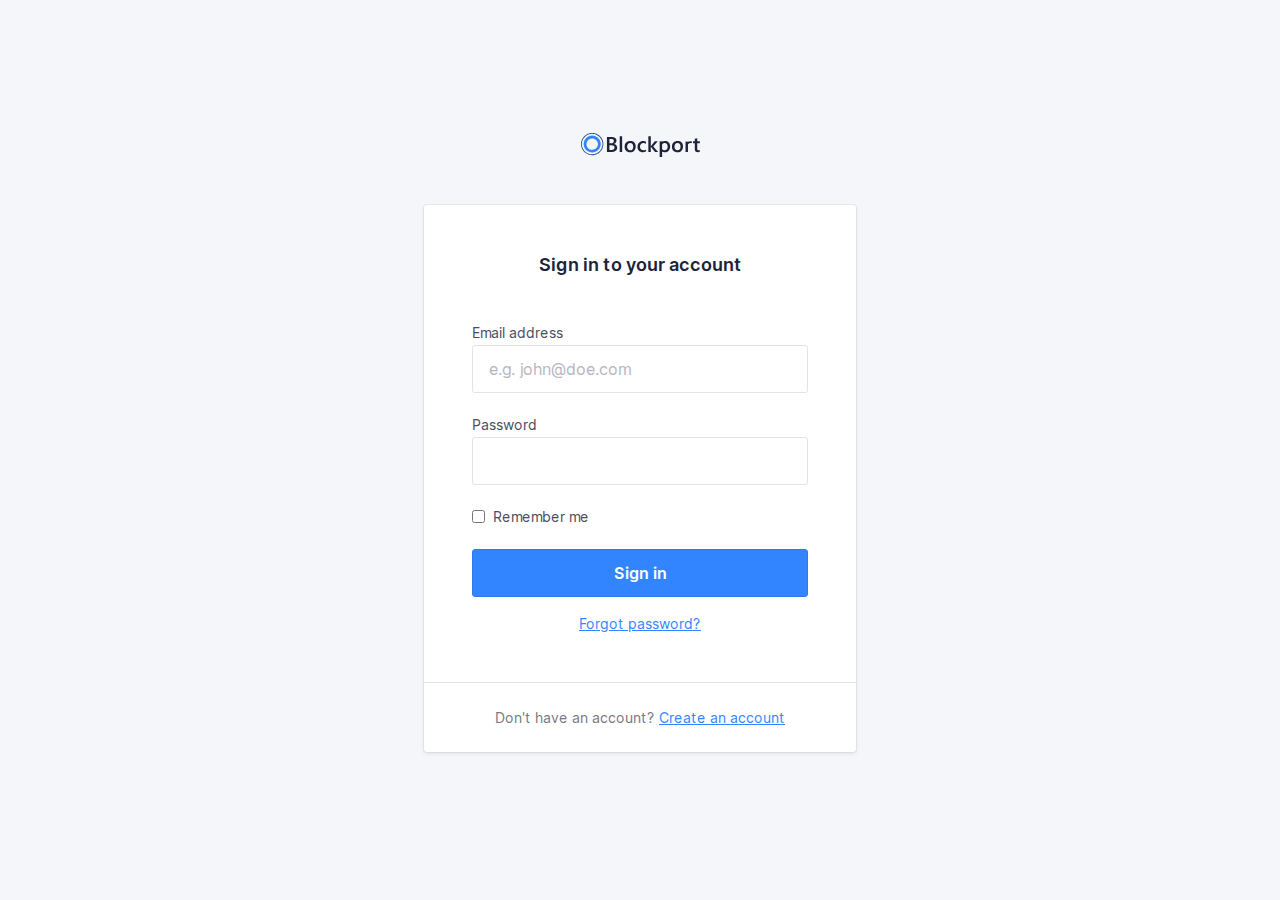
<file: index.html>
<!DOCTYPE html>
<html lang="en">
  <head>
    <meta charset="utf-8" />
    <meta http-equiv="x-ua-compatible" content="ie=edge" />
    <title>Blockport - Sign in</title>
    <meta name="description" content="This is my HTML5 boilerplate." />
    <meta name="viewport" content="width=device-width, initial-scale=1.0" />
    <meta name="theme-color" content="#e85e00" />

    <link rel="icon" href="favicon.svg" />
    <link rel="apple-touch-icon" href="apple-touch-icon.png" />
    <link rel="manifest" href="manifest.json" />

    <link rel="stylesheet" href="css/normalize.css" />
    <link rel="stylesheet" href="css/screen.css" />
  </head>

  <body>
    <section class="o-row o-row--lg o-row--login">
      <div class="o-container u-max-width-xs">
        <h1 class="c-logo">
          <svg class="c-logo__symbol" viewBox="0 0 119 24" xmlns="http://www.w3.org/2000/svg">
            <title>Blockport</title>
            <path
              class="c-logo__path c-logo__path--1"
              d="M25.9496128,18.9917356 L25.9496128,4.04231406 L30.7396633,4.04231406 C32.19945,4.04231406 33.3560606,4.35834712 34.2094949,4.99041321 C35.0252057,5.55089835 35.5052521,6.4769114 35.4896465,7.4598347 C35.5056187,8.25676883 35.2485893,9.03557965 34.7604209,9.6694215 C34.2511175,10.3119823 33.5500641,10.7791057 32.7570539,11.0042975 L32.7570539,11.0459504 C33.6957957,11.1207168 34.5764055,11.5260387 35.2392256,12.1884297 C35.8602694,12.8310744 36.1707912,13.6667769 36.1707912,14.6955372 C36.1979832,15.9155062 35.6268682,17.0730015 34.6382155,17.8016529 C33.6205051,18.5950413 32.3363468,18.9917356 30.7857407,18.9917356 L25.9496128,18.9917356 Z M41.1511616,18.9918689 L38.6990404,18.9918689 L38.6990404,3.18727869 L41.1511616,3.18727869 L41.1511616,18.9918689 Z M49.1105387,19.2396694 C47.4477441,19.2396694 46.1195118,18.741157 45.1258418,17.7441322 C44.1321717,16.7471074 43.6360046,15.4247934 43.6373401,13.7771901 C43.6373401,11.9841322 44.1548767,10.5838017 45.1899495,9.57619833 C46.2250223,8.56859504 47.6200337,8.06479338 49.3749832,8.06479338 C51.0591469,8.06479338 52.3720202,8.55471073 53.3136027,9.53454547 C54.2551852,10.5143802 54.7226376,11.8730579 54.7159596,13.6105785 C54.7159596,15.313719 54.2091077,16.677686 53.195404,17.7024794 C52.1817003,18.7272727 50.8200787,19.2396694 49.1105387,19.2396694 Z M64.9231145,18.4998347 C63.986548,19.011405 62.9292595,19.2667693 61.8599663,19.2396694 C60.2572727,19.2396694 58.9657689,18.7444628 57.9854545,17.7540496 C57.0051402,16.7636364 56.5136477,15.4796694 56.5109764,13.9021488 C56.5109764,12.1434711 57.0385299,10.7312397 58.0936364,9.66545453 C59.1487429,8.59966942 60.5611166,8.0661157 62.3307576,8.06479338 C63.2258904,8.04636779 64.1144193,8.22027864 64.9351347,8.57454547 L64.9351347,10.8277686 C64.2490961,10.2941313 63.4035149,10.0011171 62.5310943,9.99471073 C61.5738178,9.96365776 60.6492491,10.3415166 59.9928283,11.0320661 C59.3330526,11.7236364 59.003165,12.6287603 59.003165,13.747438 C59.003165,14.8661157 59.3136869,15.7381818 59.9347306,16.3636364 C60.5557744,17.0023141 61.3891751,17.3216529 62.4349327,17.3216529 C63.3470917,17.3090469 64.2260005,16.9806241 64.9191077,16.3933884 L64.9191077,18.4998347 L64.9231145,18.4998347 Z M77.1256229,18.9918689 L74.0304209,18.9918689 L69.8393771,13.8605902 L69.7973064,13.8605902 L69.7973064,18.9918689 L67.3451852,18.9918689 L67.3451852,3.18727869 L69.7973064,3.18727869 L69.7973064,13.2039344 L69.8393771,13.2039344 L73.7980303,8.31462295 L76.7349663,8.31462295 L72.2814815,13.4718689 L77.1256229,18.9918689 Z M118.81569,18.8747107 C118.223016,19.1343064 117.578072,19.2557712 116.930522,19.2297521 C114.839007,19.2297521 113.793249,18.2380165 113.793249,16.2545455 L113.793249,10.2128926 L111.990219,10.2128926 L111.990219,8.31669423 L113.793249,8.31669423 L113.793249,5.84528927 L116.235354,5.15702479 L116.235354,8.31669423 L118.81569,8.31669423 L118.81569,10.2128926 L116.235354,10.2128926 L116.235354,15.5504132 C116.235354,16.1824793 116.351549,16.6340496 116.583939,16.905124 C116.81633,17.1761983 117.202312,17.3084298 117.741886,17.3018182 C118.130518,17.3099664 118.50999,17.1844984 118.81569,16.9467769 L118.81569,18.8647934 L118.81569,18.8747107 Z M109.678333,8.12826445 C110.052664,8.12904551 110.426384,8.1582218 110.796212,8.21553718 L110.796212,10.2961983 C110.392833,10.129817 109.958979,10.0480952 109.522071,10.0561983 C108.65244,10.0185786 107.815007,10.3854441 107.258266,11.0479339 C107.143588,11.1960713 107.043624,11.3548242 106.959764,11.5219835 L106.959764,18.9917356 L104.519663,18.9917356 L104.519663,8.37818184 L106.959764,8.66776859 L106.959764,8.67768594 C107.814579,8.30025824 108.742499,8.11272598 109.678333,8.12826445 Z M96.4320707,19.2396694 C94.7692761,19.2396694 93.4410438,18.741157 92.4473737,17.7441322 C91.4537037,16.7471074 90.9575366,15.4247934 90.9588721,13.7771901 C90.9588721,11.9841322 91.4764087,10.5838017 92.5114815,9.57619833 C93.5465543,8.56859504 94.9415657,8.06479338 96.6965152,8.06479338 C98.3806789,8.06479338 99.6935522,8.55471073 100.635135,9.53454547 C101.576717,10.5143802 102.04417,11.8730579 102.037492,13.6105785 C102.037492,15.313719 101.53064,16.677686 100.516936,17.7024794 C99.5032323,18.7272727 98.1416107,19.2396694 96.4320707,19.2396694 Z M87.7494781,9.53454547 C88.6883893,10.5157025 89.1578451,11.873719 89.1578451,13.608595 C89.1591806,15.3117355 88.6523287,16.6757025 87.6372896,17.7004959 C86.6222504,18.7252892 85.258625,19.2376859 83.5464141,19.2376859 C82.7065422,19.2489838 81.8737089,19.0847473 81.1023064,18.7557025 L81.1023064,23.8968595 L78.6622054,23.8968595 L78.6622054,8.31471073 L81.1023064,8.60429752 C81.9552279,8.23296681 82.8792553,8.04891403 83.8108586,8.06479338 C85.5017003,8.06479338 86.8145736,8.55471073 87.7494781,9.53454547 Z M96.5422559,9.99471073 C95.6726247,9.95709108 94.8351921,10.3239565 94.2784512,10.9864463 C93.7241864,11.6476033 93.4470539,12.5580165 93.4470539,13.7176859 C93.4470539,14.8363636 93.7275253,15.7170248 94.288468,16.3596694 C94.8529651,17.0028668 95.6823515,17.3568733 96.5422559,17.3216529 C97.5038721,17.3216529 98.2424466,17.0056198 98.7579798,16.3735537 C99.273513,15.7414876 99.5366216,14.8416529 99.5473064,13.6740496 C99.5473064,12.4998347 99.28954,11.5927273 98.7740067,10.9527273 C98.2584735,10.3127273 97.5145568,9.99338845 96.5422559,9.99471073 Z M28.4438047,6.03570248 L28.4438047,10.286281 L30.0645286,10.286281 C30.9353255,10.286281 31.6178058,10.0833058 32.1119697,9.67735538 C32.6061335,9.27140494 32.8532155,8.69619836 32.8532155,7.95173555 C32.8532155,6.67305785 31.9897643,6.03371902 30.262862,6.03371902 L28.4418013,6.03371902 L28.4438047,6.03570248 Z M28.4438047,12.2796694 L28.4438047,17.0082644 L30.5813973,17.0082644 C31.5163019,17.0082644 32.237514,16.7947108 32.7450337,16.3676033 C33.2602043,15.9259125 33.5416601,15.2742418 33.5083165,14.6003306 C33.5083165,13.0505785 32.4238271,12.2757025 30.2548485,12.2757025 L28.4518182,12.2757025 L28.4438047,12.2796694 Z M49.226734,9.99471073 C48.3571028,9.95709108 47.5196702,10.3239565 46.9629293,10.9864463 C46.4086646,11.6476033 46.131532,12.5580165 46.131532,13.7176859 C46.131532,14.8363636 46.4120034,15.7170248 46.9729461,16.3596694 C47.5370578,17.0036033 48.3664998,17.3583638 49.226734,17.3236364 C50.1883502,17.3236364 50.9269247,17.0076033 51.4424579,16.3755372 C51.9579912,15.7434711 52.2157576,14.8436364 52.2157576,13.6760331 C52.2157576,12.5018182 51.9579912,11.5947107 51.4424579,10.9547107 C50.9269247,10.3147108 50.1883502,9.99471073 49.226734,9.99471073 Z M85.8803367,16.3735537 C86.3958699,15.738843 86.6543043,14.8390083 86.6556397,13.6740496 C86.6556397,12.4985124 86.3978733,11.591405 85.8823401,10.9527273 C85.3668068,10.3140496 84.6282323,9.99471073 83.6666162,9.99471073 C82.796985,9.95709108 81.9595523,10.3239565 81.4028114,10.9864463 C81.2895823,11.124335 81.1896456,11.2724196 81.1043098,11.4287603 L81.1043098,15.9153719 C81.6149937,16.8312057 82.6094895,17.3774459 83.6646128,17.3216529 C84.626229,17.3216529 85.3648035,17.0056198 85.8803367,16.3735537 Z"
            ></path>
            <path
              class="c-logo__path c-logo__path--2"
              d="M11.1988215,19.5867769 C7.72899435,19.5891833 4.59940205,17.5218316 3.26949789,14.3488101 C1.93959376,11.1757885 2.67130845,7.5220381 5.12341434,5.09144786 C7.57552021,2.66085764 11.2650639,1.93214337 14.4714645,3.24513351 C17.6778651,4.55812363 19.7696074,7.65421885 19.771229,11.0895868 C19.7679239,15.7772288 15.9334776,19.5780304 11.1988215,19.5867769 Z M11.1988215,5.38314051 C8.86509736,5.38073339 6.75988968,6.77093308 5.86550131,8.90506387 C4.97111293,11.0391947 5.46382249,13.496632 7.11372873,15.1307206 C8.76363496,16.7648092 11.2455511,17.2534798 13.4013998,16.3687158 C15.5572486,15.4839518 16.962125,13.4001349 16.9605051,11.0895868 C16.9572,7.93949107 14.3805102,5.38572999 11.1988215,5.37917355 L11.1988215,5.38314051 Z"
            ></path>
            <path
              class="c-logo__path c-logo__path--3"
              d="M21.2917845,15.8796694 C21.3118182,15.8380165 21.3358586,15.8023141 21.3558923,15.7606612 C22.6443671,13.0744887 22.7786498,9.98607785 21.7280964,7.20021549 C20.6775431,4.41435317 18.5317957,2.16875244 15.7805219,0.975867769 L15.7805219,0.96 C15.6683333,0.910413222 15.5541414,0.874710744 15.4419529,0.82909091 C15.2937037,0.767603308 15.1434512,0.710082645 14.9931987,0.656528927 C14.792862,0.583140496 14.5925253,0.517685949 14.378165,0.458181816 C14.2319192,0.414545453 14.0856734,0.374876033 13.9394276,0.337190082 C13.7203928,0.281652893 13.501358,0.23338843 13.2823232,0.192396694 C13.1480976,0.16661157 13.0138721,0.144793388 12.8816498,0.124958678 C12.6546016,0.0905785125 12.4275533,0.0634710744 12.2005051,0.0436363637 C12.0762963,0.0337190082 11.9500842,0.0238016529 11.8258754,0.0178512397 C11.5881425,0.00462809917 11.3510774,-0.000661157024 11.1146801,0.00198347107 C10.988468,0.00198347107 10.8622559,0.00198347107 10.7380471,0.0119008265 C10.5076599,0.0218181818 10.2792761,0.0376859504 10.0528956,0.0614876034 C9.9146633,0.0753719009 9.77843434,0.0932231406 9.64220539,0.113057851 C9.44186869,0.142809918 9.22350168,0.176528926 9.01715488,0.218181818 C8.86089226,0.249917356 8.70462963,0.283636364 8.548367,0.321322314 C8.39210438,0.359008265 8.18575758,0.412561983 8.00745791,0.466115701 C7.82915825,0.519669423 7.65286195,0.577190081 7.47656566,0.638677688 C7.30026936,0.70016529 7.17405724,0.747768594 7.02580808,0.807272727 C6.82547138,0.884628098 6.63715488,0.969917355 6.44483165,1.05719008 C6.31861953,1.11471074 6.19441077,1.17421488 6.07220539,1.23768595 C5.87186869,1.34082644 5.67153199,1.45190082 5.47119529,1.56694215 C5.36301347,1.63041322 5.25683502,1.69586777 5.15065657,1.76528926 C4.95165543,1.89752066 4.75666107,2.02975207 4.5656734,2.16198347 C4.46416949,2.23603306 4.36400114,2.31140496 4.26516835,2.38809918 C4.07952302,2.52958678 3.89721661,2.67834711 3.71824916,2.83438017 C3.61607744,2.92363636 3.51791246,3.0168595 3.41774411,3.11008265 C3.25747475,3.26347108 3.10121212,3.42214876 2.94895623,3.5861157 C2.84678451,3.69719008 2.74861953,3.81024794 2.64845118,3.92528926 C2.51021886,4.08793389 2.37599327,4.25454547 2.24777778,4.42512397 C2.15161616,4.55206611 2.05946128,4.68099175 1.96930976,4.82181816 C1.90119529,4.92099175 1.82506734,5.0201653 1.75895623,5.11537188 C1.69284512,5.2105785 1.65878788,5.29190081 1.60670034,5.37917355 C1.53457912,5.49818184 1.46446128,5.61917355 1.40636364,5.74214876 C1.28415825,5.96231406 1.16796296,6.18446282 1.06178451,6.40859504 C1.02372054,6.44826445 0.995673401,6.49586778 0.981649832,6.54148761 C0.967626263,6.58710744 0.939579125,6.65454547 0.915538721,6.71008265 C0.808692479,6.95471075 0.711863077,7.20132232 0.625050505,7.44991735 C0.588989899,7.55438018 0.55426487,7.65884298 0.520875421,7.76330577 C0.444747475,8.00528927 0.377968575,8.24793388 0.320538721,8.49123966 C0.291156005,8.61157023 0.263776655,8.73190084 0.238400673,8.85223141 C0.191655443,9.07966942 0.152255892,9.30710742 0.12020202,9.53454547 C0.10016835,9.67338842 0.0821380471,9.81024795 0.0681144781,9.9490909 C0.0460774411,10.1613223 0.0320538721,10.3715703 0.022037037,10.5838017 C0.022037037,10.7365289 0.010016835,10.8872727 0.010016835,11.04 C0.010016835,11.2383471 0.010016835,11.4366942 0.026043771,11.6350413 C0.026043771,11.7917356 0.0440740741,11.9484297 0.0580976431,12.105124 C0.0761279461,12.3034711 0.104175084,12.5018182 0.132222222,12.7001653 C0.146245791,12.8429752 0.18030303,13.0036364 0.2003367,13.1543802 C0.238400673,13.3527273 0.286481481,13.5510744 0.336565657,13.7494215 C0.380639731,13.8961983 0.406683502,14.0330579 0.446750842,14.1758678 C0.506851852,14.3742149 0.576969697,14.5844628 0.647087542,14.7867769 C0.693164983,14.9157025 0.739242424,15.0446281 0.789326599,15.1715703 C0.871464646,15.3699174 0.963619529,15.5801653 1.05777778,15.7804959 C1.11387205,15.8995041 1.16996633,16.0185124 1.23006734,16.1355372 C1.33223906,16.3338843 1.44242424,16.5322314 1.55461279,16.7166942 C1.62473064,16.8357025 1.69484848,16.9527273 1.76897306,17.0677686 C1.88316498,17.2442975 2.00537037,17.4168595 2.12957912,17.587438 C2.21973064,17.7123967 2.31188552,17.8353719 2.40804714,17.9563636 C2.50420875,18.0773554 2.65646465,18.2519008 2.78468013,18.3966942 C2.91289562,18.5414876 3.02308081,18.6644628 3.14929293,18.7933884 C3.27550505,18.9223141 3.3876936,19.027438 3.51190236,19.1424794 C3.63611111,19.2575206 3.81841751,19.4241322 3.98069024,19.5590082 C4.09287879,19.6522314 4.20907407,19.7434711 4.32727273,19.8327273 C4.50957912,19.9735537 4.69388889,20.1084297 4.88621212,20.2294215 C4.9362963,20.2631405 4.98037037,20.3008265 5.03045455,20.3345455 C7.52290169,21.989742 10.5859073,22.5756212 13.5217147,21.9587191 C16.4575222,21.3418171 19.0161165,19.5746694 20.6146465,17.0598347 L20.6266667,17.0598347 C20.6647306,17.0003306 20.6947811,16.9368595 20.7328451,16.8753719 C20.8149832,16.7424794 20.8911111,16.6036364 20.9692424,16.4647934 C21.0854377,16.2763636 21.1936195,16.08 21.2917845,15.8796694 Z M6.96771044,20.4198347 C6.40765296,20.1694737 5.87129224,19.8701033 5.36501684,19.5252893 C5.18671717,19.4042975 5.01442761,19.2773554 4.84614478,19.1464463 C4.73996633,19.065124 4.63378788,18.9818182 4.53161616,18.8965289 C4.38136364,18.7715703 4.23912458,18.6406612 4.09888889,18.5097521 C3.9586532,18.378843 3.87451178,18.2995041 3.76632997,18.1884297 C3.65814815,18.0773554 3.53794613,17.9444628 3.42976431,17.8214876 C3.32158249,17.6985124 3.19737374,17.5557025 3.08718855,17.4247934 C2.97700337,17.2938843 2.91489899,17.1986777 2.83075758,17.0836364 C2.71656566,16.9249587 2.60237374,16.766281 2.49819865,16.6036364 C2.43008418,16.4965289 2.36597643,16.3894215 2.29786195,16.2803306 C2.19368687,16.1038017 2.09752525,15.9252893 1.9973569,15.7447934 C1.94126263,15.6376859 1.89117845,15.528595 1.83909091,15.4195041 C1.7609596,15.2231405 1.67681818,15.0386777 1.60069024,14.8482644 C1.55461279,14.7332231 1.51454545,14.6161983 1.47247475,14.501157 C1.40436027,14.3127273 1.34025253,14.1242975 1.28415825,13.9319008 C1.24609428,13.8029752 1.2140404,13.6760331 1.18198653,13.5490909 C1.13590909,13.3626446 1.09183502,13.1761983 1.05577441,12.9897521 C1.02973064,12.8429752 1.0076936,12.7140496 0.981649832,12.5771901 C0.953602694,12.3927273 0.92956229,12.2082644 0.911531987,12.0218182 C0.897508418,11.8809918 0.889494949,11.7401653 0.881481481,11.5993388 C0.881481481,11.4109091 0.865454545,11.2224794 0.865454545,11.0340496 C0.865454545,10.8971901 0.865454545,10.7603306 0.877474747,10.6254545 C0.877474747,10.4271074 0.899511785,10.2287603 0.919545455,10.0304132 C0.931565657,9.90743803 0.94959596,9.78247936 0.965622896,9.65950414 C0.995673401,9.44528927 1.03173401,9.23107436 1.07580808,9.01884299 C1.09784512,8.91173555 1.12188552,8.80462812 1.14792929,8.69950414 C1.20402357,8.47074382 1.27080247,8.24330577 1.34826599,8.01719009 C1.37764871,7.9246281 1.408367,7.83206612 1.44042088,7.73950414 C1.52189113,7.50545453 1.61204265,7.2740496 1.71087542,7.04528927 C1.75094276,6.95206611 1.7910101,6.86082645 1.83508418,6.76958679 C1.93525253,6.55537188 2.03542088,6.3490909 2.15762626,6.14479338 C2.21973064,6.03570248 2.27983165,5.92661158 2.34594276,5.81752064 C2.45412458,5.63900825 2.5683165,5.46644628 2.68651515,5.29586778 C2.7686532,5.17685949 2.85279461,5.0598347 2.93893939,4.94479338 C3.06047699,4.7847934 3.18602133,4.62876031 3.31557239,4.47669423 C3.40505612,4.36826447 3.49520763,4.26710742 3.58602694,4.17322312 C3.73026936,4.01983471 3.87718294,3.86842975 4.02676768,3.71900826 C4.11491582,3.63438017 4.20506734,3.55173554 4.29722222,3.47107438 C4.46016275,3.32694215 4.62710998,3.18809917 4.79806397,3.05454545 C4.88754769,2.98446281 4.978367,2.91834711 5.07052189,2.85619835 C5.24815375,2.72396694 5.42912458,2.60099173 5.61343434,2.48727273 C5.71093152,2.42512397 5.80909651,2.36561983 5.90792929,2.30876033 C6.09090349,2.20165289 6.27654882,2.09983471 6.46486532,2.00330579 C6.57705387,1.94644628 6.69057799,1.89157025 6.80543771,1.83867769 C6.98306957,1.75669422 7.16203704,1.67933884 7.34234007,1.60661157 C7.47589785,1.55239669 7.61413018,1.50082645 7.75703704,1.45190082 C7.91864196,1.39504132 8.08225029,1.34214876 8.24786195,1.29322314 C8.41347361,1.24429752 8.57975307,1.2 8.74670034,1.16033058 C8.8896072,1.12595041 9.03318182,1.09421488 9.17742424,1.06512397 C9.36841191,1.02677686 9.56073514,0.994380165 9.75439394,0.967933885 C9.87993826,0.950743802 10.0061504,0.934876033 10.1330303,0.920330577 C10.3440516,0.899173554 10.5557407,0.883966942 10.7680976,0.874710744 L11.1126768,0.874710744 C11.3317116,0.874710744 11.5514141,0.880000001 11.7717845,0.890578513 L12.1143603,0.914380167 C12.3307239,0.932892563 12.5464197,0.958677687 12.7614478,0.991735538 C12.8829854,1.01024793 13.004523,1.0307438 13.1260606,1.05322314 C13.330404,1.09157025 13.5347475,1.13652893 13.7390909,1.18809918 C13.8713131,1.22181818 14.0035354,1.25752066 14.1397643,1.29719008 C14.3320875,1.35404959 14.523743,1.41619835 14.7147306,1.48363636 C14.8509596,1.53322314 14.9851852,1.58479339 15.115404,1.64033058 C17.755199,2.69780719 19.8336285,4.79210648 20.8551251,7.42387715 C21.8766218,10.0556478 21.7496417,12.9890377 20.5044613,15.5246281 C20.4123064,15.7229752 20.3041246,15.8975206 20.207963,16.08 C20.1378451,16.2029752 20.0697306,16.3279339 19.9956061,16.4489256 C17.2731751,20.8198837 11.7011151,22.517402 6.96771044,20.4178512 L6.96771044,20.4198347 Z"
            ></path>
          </svg>
        </h1>
        <form class="c-card" action="#">
          <div class="c-card__body">
            <h2 class="c-card__title">Sign in to your account</h2>
            <p class="c-form-field">
              <label class="c-label" for="username"> Email address </label>
              <input class="c-input" type="email" name="username" id="username" placeholder="e.g. john@doe.com" required />
            </p>
            <p class="c-form-field">
              <label class="c-label" for="password"> Password </label>
              <input class="c-input" type="password" name="password" id="password" required />
            </p>
            <p class="c-form-field c-form-field--option">
              <input class="c-option" type="checkbox" id="rememberme" />
              <label class="c-label c-label--option" for="rememberme"> Remember me </label>
            </p>
            <p class="u-mb-md">
              <!-- Input type button
                                <input type="submit" class="o-button-reset c-button" value="Sign in"/>
                            -->
              <!-- Button -->
              <button type="submit" class="o-button-reset c-button">Sign in</button>
            </p>
            <p class="u-text-sm u-align-text-center">
              <a href="#!"> Forgot password? </a>
            </p>
          </div>
          <div class="c-card__footer">
            <p class="u-align-text-center u-text-sm u-color-neutral-dark">Don't have an account? <a href="#">Create an account</a></p>
          </div>
        </form>
      </div>
    </section>
  </body>
</html>
</file>
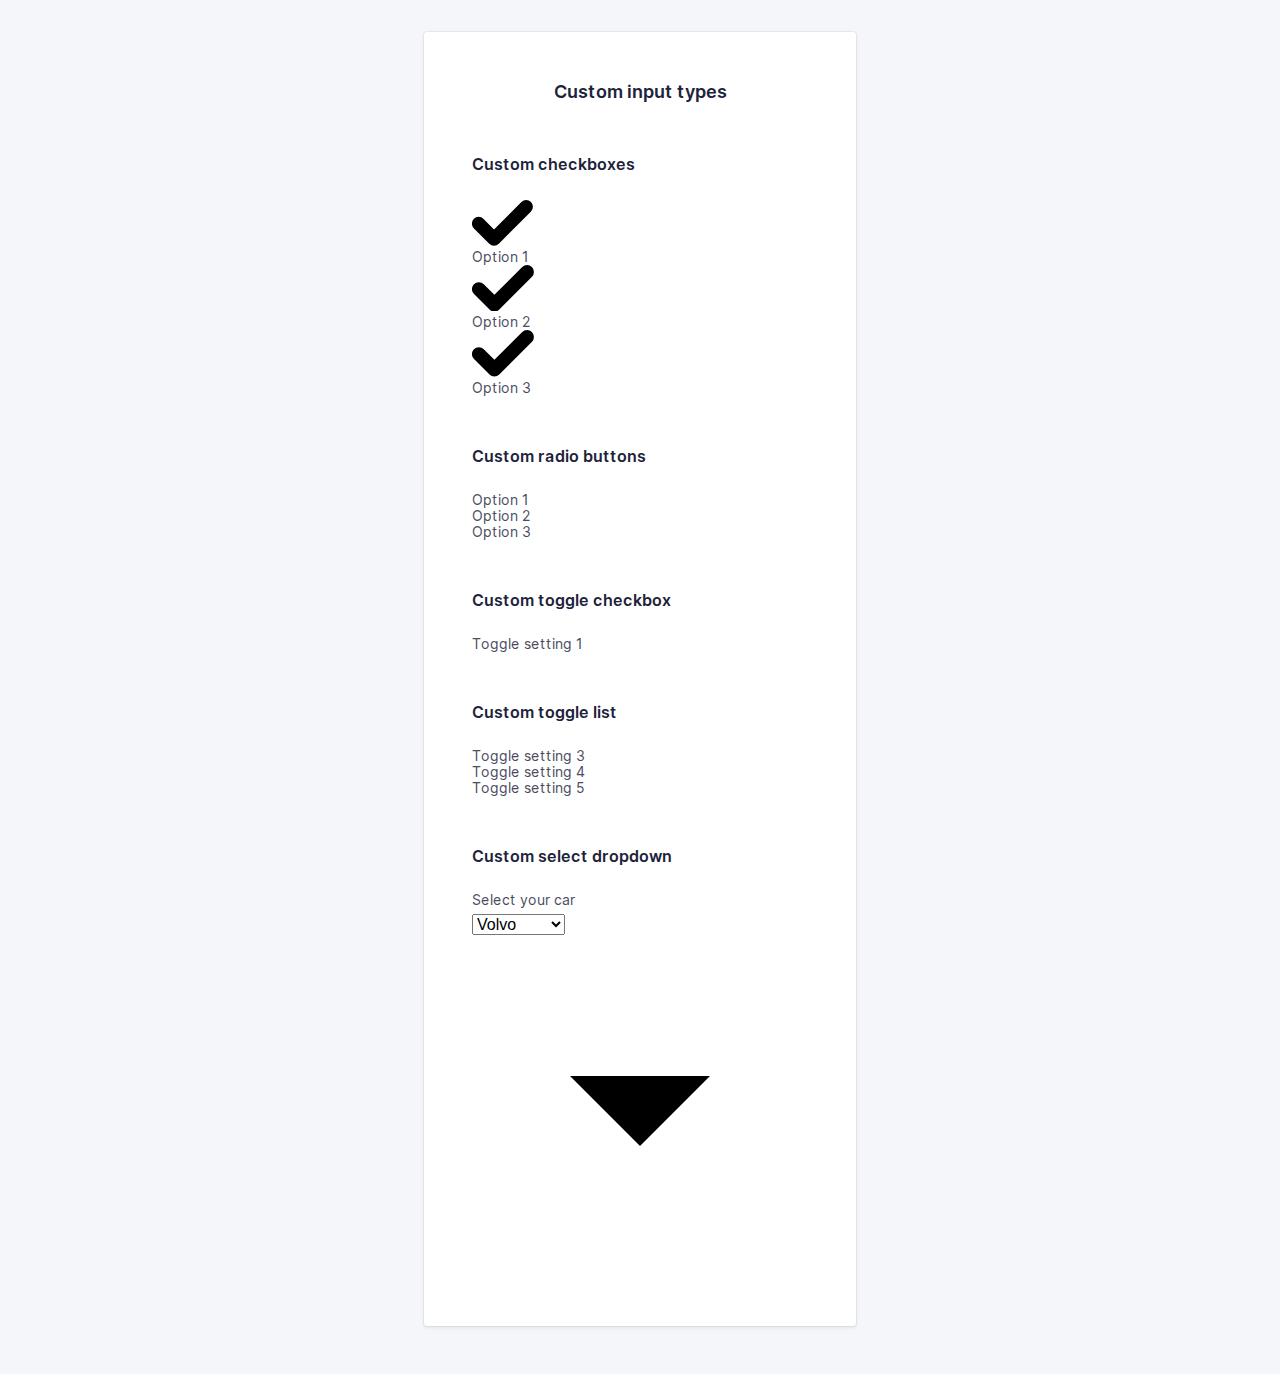
<file: inputs.html>
<!DOCTYPE html>
<html lang="en">
  <head>
    <meta charset="utf-8" />
    <meta http-equiv="x-ua-compatible" content="ie=edge" />
    <title>Blockport - Custom input types</title>
    <meta name="description" content="This is my HTML5 boilerplate." />
    <meta name="viewport" content="width=device-width, initial-scale=1.0" />
    <meta name="msapplication-TileColor" content="#3385FF" />
    <meta name="theme-color" content="#3385FF" />

    <link rel="apple-touch-icon" sizes="180x180" href="apple-touch-icon.png" />
    <link rel="icon" type="image/png" sizes="32x32" href="favicon-32x32.png" />
    <link rel="icon" type="image/png" sizes="16x16" href="favicon-16x16.png" />
    <link rel="manifest" href="site.webmanifest" />
    <link rel="mask-icon" href="safari-pinned-tab.svg" color="#3385FF" />

    <link rel="stylesheet" href="css/normalize.css" />
    <link rel="stylesheet" href="css/screen.css" />
    <script type="text/javascript">
      function togglePassword() {
        var passwordInput = document.querySelector('.js-password-input');

        if (passwordInput.type === 'password') {
          passwordInput.type = 'text';
        } else {
          passwordInput.type = 'password';
        }
      }
    </script>
  </head>
  <body>
    <section class="o-row o-row--lg o-row--login o-row--beta">
      <div class="o-container u-max-width-xs">
        <form class="c-card" action="#">
          <div class="c-card__body">
            <h2 class="c-card__title">Custom input types</h2>
            <div class="o-section">
              <!-- Custom checkboxes -->
              <h5>Custom checkboxes</h5>
              <ul class="o-list c-option-list">
                <li class="c-form-field c-form-field--option c-option-list__item">
                  <input class="c-option c-option--hidden o-hide-accessible" type="checkbox" id="checkbox1" checked />
                  <label class="c-label c-label--option c-custom-option" for="checkbox1">
                    <span class="c-custom-option__fake-input c-custom-option__fake-input--checkbox">
                      <svg class="c-custom-option__symbol" xmlns="http://www.w3.org/2000/svg" viewBox="0 0 9 6.75">
                        <path
                          d="M4.75,9.5a1,1,0,0,1-.707-.293l-2.25-2.25A1,1,0,1,1,3.207,5.543L4.75,7.086,8.793,3.043a1,1,0,0,1,1.414,1.414l-4.75,4.75A1,1,0,0,1,4.75,9.5"
                          transform="translate(-1.5 -2.75)"
                        />
                      </svg>
                    </span>
                    Option 1
                  </label>
                </li>
                <li class="c-form-field c-form-field--option c-option-list__item">
                  <input class="c-option c-option--hidden o-hide-accessible" type="checkbox" id="checkbox2" />
                  <label class="c-label c-label--option c-custom-option" for="checkbox2">
                    <span class="c-custom-option__fake-input c-custom-option__fake-input--checkbox">
                      <svg class="c-custom-option__symbol" xmlns="http://www.w3.org/2000/svg" viewBox="0 0 9 6.75">
                        <path
                          d="M4.75,9.5a1,1,0,0,1-.707-.293l-2.25-2.25A1,1,0,1,1,3.207,5.543L4.75,7.086,8.793,3.043a1,1,0,0,1,1.414,1.414l-4.75,4.75A1,1,0,0,1,4.75,9.5"
                          transform="translate(-1.5 -2.75)"
                        />
                      </svg>
                    </span>
                    Option 2
                  </label>
                </li>
                <li class="c-form-field c-form-field--option c-option-list__item">
                  <input class="c-option c-option--hidden o-hide-accessible" type="checkbox" id="checkbox3" />
                  <label class="c-label c-label--option c-custom-option" for="checkbox3">
                    <span class="c-custom-option__fake-input c-custom-option__fake-input--checkbox">
                      <svg class="c-custom-option__symbol" xmlns="http://www.w3.org/2000/svg" viewBox="0 0 9 6.75">
                        <path
                          d="M4.75,9.5a1,1,0,0,1-.707-.293l-2.25-2.25A1,1,0,1,1,3.207,5.543L4.75,7.086,8.793,3.043a1,1,0,0,1,1.414,1.414l-4.75,4.75A1,1,0,0,1,4.75,9.5"
                          transform="translate(-1.5 -2.75)"
                        />
                      </svg>
                    </span>
                    Option 3
                  </label>
                </li>
              </ul>
            </div>
            <div class="o-section">
              <!-- Custom radio buttons -->
              <h5>Custom radio buttons</h5>
              <ul class="o-list c-option-list">
                <li class="c-form-field c-form-field--option c-option-list__item">
                  <input class="c-option c-option--hidden o-hide-accessible" type="radio" name="radios" id="radio1" />
                  <label class="c-label c-label--option c-custom-option" for="radio1">
                    <span class="c-custom-option__fake-input c-custom-option__fake-input--radio">
                      <span class="c-custom-option__symbol"></span>
                    </span>
                    Option 1
                  </label>
                </li>
                <li class="c-form-field c-form-field--option c-option-list__item">
                  <input class="c-option c-option--hidden o-hide-accessible" type="radio" name="radios" id="radio2" />
                  <label class="c-label c-label--option c-custom-option" for="radio2">
                    <span class="c-custom-option__fake-input c-custom-option__fake-input--radio">
                      <span class="c-custom-option__symbol"></span>
                    </span>
                    Option 2
                  </label>
                </li>
                <li class="c-form-field c-form-field--option c-option-list__item">
                  <input class="c-option c-option--hidden o-hide-accessible" type="radio" name="radios" id="radio3" />
                  <label class="c-label c-label--option c-custom-option" for="radio3">
                    <span class="c-custom-option__fake-input c-custom-option__fake-input--radio">
                      <span class="c-custom-option__symbol"></span>
                    </span>
                    Option 3
                  </label>
                </li>
              </ul>
            </div>
            <div class="o-section">
              <!-- Custom toggle checkboxes -->
              <h5>Custom toggle checkbox</h5>
              <p class="c-form-field c-form-field--option">
                <input class="c-option c-option--hidden o-hide-accessible" type="checkbox" id="toggle1" />
                <label class="c-label c-label--option c-custom-toggle" for="toggle1">
                  <span class="c-custom-toggle__fake-input"> </span>
                  Toggle setting 1
                </label>
              </p>
            </div>
            <div class="o-section">
              <h5>Custom toggle list</h5>
              <ul class="o-list c-toggle-list">
                <li class="c-form-field c-form-field--option c-toggle-list__item">
                  <input class="c-option c-option--hidden o-hide-accessible" type="checkbox" id="toggle3" />
                  <label class="c-label c-label--option c-custom-toggle c-custom-toggle--inverted" for="toggle3">
                    <span class="c-custom-toggle__fake-input"> </span>
                    Toggle setting 3
                  </label>
                </li>
                <li class="c-form-field c-form-field--option c-toggle-list__item">
                  <input class="c-option c-option--hidden o-hide-accessible" type="checkbox" id="toggle4" checked />
                  <label class="c-label c-label--option c-custom-toggle c-custom-toggle--inverted" for="toggle4">
                    <span class="c-custom-toggle__fake-input"> </span>
                    Toggle setting 4
                  </label>
                </li>
                <li class="c-form-field c-form-field--option c-toggle-list__item">
                  <input class="c-option c-option--hidden o-hide-accessible" type="checkbox" id="toggle5" />
                  <label class="c-label c-label--option c-custom-toggle c-custom-toggle--inverted" for="toggle5">
                    <span class="c-custom-toggle__fake-input"> </span>
                    Toggle setting 5
                  </label>
                </li>
              </ul>
            </div>
            <div class="o-section">
              <!-- Custom select -->
              <h5>Custom select dropdown</h5>
              <p class="c-form-field">
                <label class="c-label" for="select1"> Select your car </label>
                <span class="c-custom-select">
                  <select class="c-custom-select__input" class="" name="select1" id="select1">
                    <option value="volvo">Volvo</option>
                    <option value="saab">Saab</option>
                    <option value="mercedes">Mercedes</option>
                    <option value="audi">Audi</option>
                  </select>
                  <svg class="c-custom-select__symbol" xmlns="http://www.w3.org/2000/svg" viewBox="0 0 24 24">
                    <path d="M7,10l5,5,5-5Z" />
                  </svg>
                </span>
              </p>
            </div>
          </div>
        </form>
      </div>
    </section>
  </body>
</html>
</file>
<file: css/screen.css>
/*------------------------------------*\
#FONTS
\*------------------------------------*/

@font-face {
    font-family: "Inter Web";
    font-weight: 400;
    src: url("../fonts/Inter-Regular.woff2") format("woff2")
}

@font-face {
    font-family: "Inter Web";
    font-weight: 600;
    src: url("../fonts/Inter-SemiBold.woff2") format("woff2")
}

/*------------------------------------*\
#Variables
\*------------------------------------*/

:root {
    /* colors */
    --global-color-alpha-h: 216deg;
    --global-color-alpha-s: 100%;
    --global-color-alpha-l: 60%;
    --global-color-alpha-hsl: var(--global-color-alpha-h) var(--global-color-alpha-s) var(--global-color-alpha-l);
    --global-color-alpha: hsl(var(--global-color-alpha-hsl));
    --global-color-alpha-light: hsl(var(--global-color-alpha-h) 100% 65%);
    --global-color-alpha-dark: hsl(var(--global-color-alpha-h) 80% 55%);
    --global-color-alpha-x-dark: hsl(var(--global-color-alpha-h) 65% 35%);
    --global-color-alpha-transparent: hsl(var(--global-color-alpha-hsl) / .75);
    --global-color-alpha-x-transparent: hsl(var(--global-color-alpha-hsl) / .3);

    --global-color-neutral-xxxx-light: #F5F6FA;
    --global-color-neutral-xxx-light: #E2E3E7;
    --global-color-neutral-xx-light: #caccd4;
    --global-color-neutral-x-light: #b5b6c0;
    --global-color-neutral-light: #a0a1ad;
    --global-color-neutral: #8b8c9a;
    --global-color-neutral-dark: #757787;
    --global-color-neutral-x-dark: #606274;
    --global-color-neutral-xx-dark: #4b4c60;
    --global-color-neutral-xxx-dark: #35374d;
    --global-color-neutral-xxxx-dark: #20223a;

    /* border stuff */
    --global-borderRadius: 3px;
    --global-borderWidth: 1px;

    /* transitions */
    --global-transitionTiming-alpha: .1s ease-out;

    /* Baseline settings */
    --global-baseline: 8px;
    --global-whitespace: calc(var(--global-baseline) * 3);
    /* = 24px */

    --global-whitespace-xs: calc(var(--global-baseline) / 2);
    /* = 4px */
    --global-whitespace-sm: calc(var(--global-baseline) * 1);
    /*  = 8px */
    --global-whitespace-md: calc(var(--global-baseline) * 2);
    /*  = 16px */
    --global-whitespace-lg: calc(var(--global-baseline) * 4);
    /*  = 32px */
    --global-whitespace-xl: calc(var(--global-whitespace) * 2);
    /*  = 48px */
    --global-whitespace-xxl: calc(var(--global-whitespace) * 3);
    /*  = 72px */

    /* input stuff */
    --global-input-backgroundColor: White;
    --global-input-color: var(--global-color-neutral-xxxx-dark);
    --global-input-borderColor: var(--global-color-neutral-xxx-light);
    --global-input-hover-borderColor: var(--global-color-neutral-xx-light);
    --global-input-focus-borderColor: var(--global-color-alpha);
    --global-input-boxShadow: 0 0 0 3px var(--global-color-alpha-x-transparent);
}

/*------------------------------------*\
#GENERIC
\*------------------------------------*/

/*
    Generic: Page
    ---
    Global page styles + universal box-sizing:
*/

html {
    line-height: 1.5;
    font-family: "Inter Web", Helvetica, arial, sans-serif;
    color: var(--global-color-neutral-xxxx-dark);
    background-color: var(--global-color-neutral-xxxx-light);
    box-sizing: border-box;
    -webkit-font-smoothing: antialiased;
    -moz-osx-font-smoothing: grayscale;
}

*,
*:before,
*:after {
    box-sizing: inherit;
}

/*
* Remove text-shadow in selection highlight:
* https://twitter.com/miketaylr/status/12228805301
*
* Customize the background color to match your design.
*/

::selection {
    background: var(--global-color-alpha);
    color: white;
    text-shadow: none;
}

/*------------------------------------*\
#Elements
\*------------------------------------*/

/*
Elements: Images
---
Default markup for images to make them responsive
*/

img {
    max-width: 100%;
    vertical-align: top;
}

/*
    Elements: typography
    ---
    Default markup for typographic elements
*/

h1,
h2,
h3 {
    font-weight: 700;
}

h1 {
    font-size: 36px;
    line-height: calc(var(--global-baseline) * 6);
    margin: 0 0 var(--global-whitespace);
}

h2 {
    font-size: 32px;
    line-height: calc(var(--global-baseline) * 5);
    margin: 0 0 var(--global-whitespace);
}

h3 {
    font-size: 26px;
    line-height: calc(var(--global-baseline) * 4);
    margin: 0 0 var(--global-whitespace);
}

h4,
h5,
h6 {
    font-size: 16px;
    font-weight: 600;
    line-height: calc(var(--global-baseline) * 3);
    margin: 0 0 var(--global-whitespace);
}

p,
ol,
ul,
dl,
table,
address,
figure {
    margin: 0 0 var(--global-whitespace);
}

ul,
ol {
    padding-left: var(--global-whitespace);
}

li ul,
li ol {
    margin-bottom: 0;
}

blockquote {
    font-style: normal;
    font-size: 23px;
    line-height: calc(var(--global-baseline) * 6);
    margin: 0 0 var(--global-whitespace);
}

blockquote * {
    font-size: inherit;
    line-height: inherit;
}

figcaption {
    font-weight: 400;
    font-size: 12px;
    line-height: calc(var(--global-baseline) * 2);
    margin-top: var(--global-whitespace-xxs);
}

hr {
    border: 0;
    height: var(--global-borderWidth);
    background: LightGrey;
    margin: 0 0 var(--global-whitespace);
}

a,
a:visited {
    transition: all var(--global-transitionTiming-alpha);
    color: var(--global-color-alpha);
    outline-color: var(--global-link-BoxShadowColor);
    outline-width: medium;
    outline-offset: 2px;
}

a:hover,
a:focus {
    color: var(--global-color-alpha-light);
}

a:active {
    color: var(--global-color-alpha-dark);
}

label,
input {
    display: block;
}

input::placeholder {
    color: var(--global-color-neutral-x-light);
}

/*------------------------------------*\
#OBJECTS
\*------------------------------------*/

/*
    Objects: Row
    ---
    Creates a horizontal row that stretches the viewport and adds padding around children
*/

.o-row {
    display: flow-root;
    position: relative;
    padding: var(--global-whitespace) var(--global-whitespace) 0;
}

.o-row--login {
    min-height: 100vh;
    display: flex;
    align-items: center;
}

/* size modifiers */

.o-row--lg {
    padding-top: var(--global-whitespace-lg);
    padding-bottom: var(--global-whitespace);
}

@media (min-width: 768px) {
    .o-row {
        padding-left: var(--global-whitespace-lg);
        padding-right: var(--global-whitespace-lg);
    }
}

/*
    Objects: Container
    ---
    Creates a horizontal container that sets de global max-width
*/

.o-container {
    margin-left: auto;
    margin-right: auto;
    max-width: 79.5em;
    /* 79.5 * 16px = 1272 */
    width: 100%;
}

/*
    Objects: section
    ---
    Creates vertical whitespace between adjacent sections inside a row
*/

.o-section {
    display: flow-root;
    position: relative;
}

.o-section+.o-section {
    padding-top: var(--global-whitespace);
}

@media (min-width: 768px) {

    .o-section--lg+.o-section--lg,
    .o-section--xl+.o-section--xl {
        padding-top: var(--global-whitespace-lg);
    }
}

@media (min-width: 992px) {
    .o-section--xl+.o-section--xl {
        padding-top: var(--global-whitespace-xxl);
    }
}

/*
    Objects: Layout
    ---
    The layout object provides us with a column-style layout system. This object
    contains the basic structural elements, but classes should be complemented
    with width utilities
*/

.o-layout {
    display: flex;
    flex-wrap: wrap;
}

.o-layout__item {
    width: 100%;
}

/* gutter modifiers, these affect o-layout__item too */

.o-layout--gutter {
    margin: 0 -12px;
}

.o-layout--gutter>.o-layout__item {
    padding: 0 12px;
}

.o-layout--gutter-sm {
    margin: 0 -6px;
}

.o-layout--gutter-sm>.o-layout__item {
    padding: 0 6px;
}

.o-layout--gutter-lg {
    margin: 0 calc(var(--global-whitespace) * -1);
}

.o-layout--gutter-lg>.o-layout__item {
    padding: 0 var(--global-whitespace);
}

.o-layout--gutter-xl {
    margin: 0 calc(var(--global-whitespace-lg) * -1);
}

.o-layout--gutter-xl>.o-layout__item {
    padding: 0 var(--global-whitespace-lg);
}

/* reverse horizontal row modifier */

.o-layout--row-reverse {
    flex-direction: row-reverse;
}

/* Horizontal alignment modifiers*/

.o-layout--justify-start {
    justify-content: flex-start;
}

.o-layout--justify-end {
    justify-content: flex-end;
}

.o-layout--justify-center {
    justify-content: center;
}

.o-layout--justify-space-around {
    justify-content: space-around;
}

.o-layout--justify-space-evenly {
    justify-content: space-evenly;
}

.o-layout--justify-space-between {
    justify-content: space-between;
}

/* Vertical alignment modifiers */

.o-layout--align-start {
    align-items: flex-start;
}

.o-layout--align-end {
    align-items: flex-end;
}

.o-layout--align-center {
    align-items: center;
}

.o-layout--align-baseline {
    align-items: baseline;
}

/* Vertical alignment modifiers that only work if there is one than one flex item */

.o-layout--align-content-start {
    align-content: start;
}

.o-layout--align-content-end {
    align-content: end;
}

.o-layout--align-content-center {
    align-content: center;
}

.o-layout--align-content-space-around {
    align-content: space-around;
}

.o-layout--align-content-space-between {
    align-content: space-between;
}

/*
    Objects: List
    ---
    Small reusable object to remove default list styling from lists
*/

.o-list {
    list-style: none;
    padding: 0;
}

/*
    Object: Button reset
    ---
    Small button reset object
*/

.o-button-reset {
    border: none;
    margin: 0;
    padding: 0;
    width: auto;
    overflow: visible;
    background: transparent;

    /* inherit font & color from ancestor */
    color: inherit;
    font: inherit;

    /* Normalize `line-height`. Cannot be changed from `normal` in Firefox 4+. */
    line-height: normal;

    /* Corrects font smoothing for webkit */
    -webkit-font-smoothing: inherit;
    -moz-osx-font-smoothing: inherit;

    /* Corrects inability to style clickable `input` types in iOS */
    -webkit-appearance: none;
}

/*
    Object: Hide accessible
    ---
    Accessibly hide any element
*/

.o-hide-accessible {
    position: absolute;
    width: 1px;
    height: 1px;
    padding: 0;
    margin: -1px;
    overflow: hidden;
    clip: rect(0, 0, 0, 0);
    border: 0;
}

/*------------------------------------*\
#COMPONENTS
\*------------------------------------*/

/*
    Component: Logo
    ---
    Website main logo
*/

.c-logo {
    height: var(--global-whitespace);
    display: flex;
    align-items: center;
    justify-content: center;
    margin-bottom: var(--global-whitespace-xl);
}

.c-logo__symbol {
    height: 100%;
}

.c-logo__path--1 {
    fill: var(--global-color-neutral-xxxx-dark);
}

.c-logo__path--2 {
    fill: var(--global-color-alpha);
}

.c-logo__path--3 {
    fill: var(--global-color-alpha-x-dark);
}

/*
    Component: Card
    ---
    Card with box shadow
*/

.c-card {
    background-color: White;
    margin-bottom: var(--global-whitespace);
    border-radius: var(--global-borderRadius);
    box-shadow: 0 0 0 var(--global-borderWidth) rgba(0, 0, 0, 0.05), 0 2px 4px rgba(0, 0, 0, .075);
    overflow: hidden;
}

/* Add padding to child for more flexibility */
.c-card__body,
.c-card__footer {
    padding: var(--global-whitespace);
}

.c-card__footer {
    text-align: center;
    border-top: var(--global-borderWidth) solid var(--global-color-neutral-xxx-light);
}

.c-card__title {
    text-align: center;
    font-size: 18px;
    line-height: calc(var(--global-baseline) * 3);
    font-weight: 600;
}

/* This allows c-card__body and __footer to have equal padding everywhere */

.c-card__body>*:last-child,
.c-card__footer>*:last-child,
.c-card__body>*:last-child>*:last-child,
.c-card__footer>*:last-child>*:last-child {
    margin-bottom: 0;
}

@media (min-width: 27em) {
    .c-card__body {
        padding: var(--global-whitespace-xl);
    }

    .c-card__title {
        margin-bottom: var(--global-whitespace-xl);
    }
}

/*
    Component: Forms
    ---
    Everything form related here
*/

.c-form-field--option {
    display: flex;
    align-items: center;
}

/*
    Component: Input
    ---
    Class to put on all input="text" like form inputs
*/

.c-input {
    -webkit-appearance: none;
    -moz-appearance: none;
    appearance: none;
    width: 100%;
    border: var(--global-borderWidth) solid var(--global-input-borderColor);
    border-radius: var(--global-borderRadius);
    color: var(--global-input-color);
    background-color: var(--global-input-backgroundColor);
    font-family: inherit;
    font-size: 16px;
    line-height: calc(var(--global-baseline) * 3);
    padding: calc(var(--global-baseline) * 1.5 - var(--global-borderWidth)) var(--global-whitespace-md);
    outline: none;
    transition: border var(--global-transition-timing-alpha);
}

.c-input:hover {
    border-color: var(--global-input-hover-borderColor);
}

.c-input:focus,
.c-input:active {
    border-color: var(--global-input-focus-borderColor);
    box-shadow: var(--global-input-boxShadow);
}

/* option input for checkboxes and radio buttons */

.c-option {
    margin-right: var(--global-whitespace-sm);
}

/*
    Component: Label
    ---
    Class to put on all form labels
*/

.c-label {
    margin-bottom: 0;
    font-size: 14px;
    padding-bottom: var(--global-whitespace-xs);
    line-height: calc(var(--global-baseline) * 2);
    color: var(--global-color-neutral-xx-dark);
}

.c-label--option {
    padding-bottom: 0;
}

/*
    Component: Button
    ---
    Class to put on form buttons or
*/

.c-button {
    font-size: 16px;
    font-weight: 700;
    border-radius: var(--global-borderRadius);
    border: var(--global-borderWidth) solid var(--global-color-alpha-dark);
    background-color: var(--global-color-alpha);
    color: #fff;
    padding: calc(var(--global-baseline) * 1.5 - var(--global-borderWidth)) var(--global-whitespace-md);
    line-height: calc(var(--global-baseline) * 3);
    width: 100%;
    outline: none;
    transition: all var(--global-transition-timing-alpha);
}

.c-button:hover {
    background-color: var(--global-color-alpha-light);
}

.c-button:focus {
    box-shadow: 0 0 0 3px var(--global-color-alpha-x-transparent);
}

.c-button:active {
    background-color: var(--global-color-alpha-dark);
    box-shadow: none;
}

/*------------------------------------*\
#UTILITIES
\*------------------------------------*/

/*
    Utilities: color
    ---
    Utility classes to put specific colors onto elements
*/

.u-color-neutral {
    color: var(--global-color-neutral);
}

.u-color-neutral-dark {
    color: var(--global-color-neutral-dark);
}

/*
    Utilities: spacing
    ---
    Utility classes to put specific margins and paddings onto elements
*/

.u-pt-clear {
    padding-top: 0 !important;
}

.u-mb-clear {
    margin-bottom: 0 !important;
}

.u-mb-xs {
    margin-bottom: var(--global-whitespace-xs) !important;
}

.u-mb-sm {
    margin-bottom: var(--global-whitespace-sm) !important;
}

.u-mb-md {
    margin-bottom: var(--global-whitespace-md) !important;
}

.u-mb-lg {
    margin-bottom: var(--global-whitespace-lg) !important;
}

.u-mb-xl {
    margin-bottom: var(--global-whitespace-xl) !important;
}

.u-mb-xl {
    margin-bottom: var(--global-whitespace-xl) !important;
}

/*
    Utilities: max-width
    ---
    Utility classes to put specific max widths onto elements
*/

.u-max-width-xs {
    max-width: 27em !important;
}

.u-max-width-sm {
    max-width: 39em !important;
}

.u-max-width-md {
    max-width: 50em !important;
}

.u-max-width-lg {
    max-width: 63.5em !important;
}

.u-max-width-none {
    max-width: none !important;
}


/*
    Utilities: align
    ---
    Utility classes align text or components
*/

.u-align-text-center {
    text-align: center;
}

.u-align-center {
    margin: 0 auto;
}

/*
    Utilities: text
    Utility classes to create smaller or bigger test
*/

.u-text-sm {
    font-size: 14px;
}

/*
    Utility: Widths
    ---
    Utility classes to put specific widths onto elements
    Will be mostly used on o-layout__item
*/

.u-width-auto {
    width: auto !important;
}

.u-1-of-2 {
    width: 50% !important;
}

.u-1-of-3 {
    width: 33.3333333333% !important;
}

.u-2-of-3 {
    width: 66.6666666667% !important;
}

.u-1-of-4 {
    width: 25% !important;
}

.u-3-of-4 {
    width: 75% !important;
}

.u-1-of-5 {
    width: 20% !important;
}

.u-2-of-5 {
    width: 40% !important;
}

.u-3-of-5 {
    width: 60% !important;
}

.u-4-of-5 {
    width: 80% !important;
}

.u-1-of-6 {
    width: 16.6666666667% !important;
}

.u-5-of-6 {
    width: 83.3333333333% !important;
}

@media (min-width: 576px) {
    .u-1-of-2-bp1 {
        width: 50% !important;
    }

    .u-1-of-3-bp1 {
        width: 33.3333333333% !important;
    }

    .u-2-of-3-bp1 {
        width: 66.6666666667% !important;
    }

    .u-1-of-4-bp1 {
        width: 25% !important;
    }

    .u-3-of-4-bp1 {
        width: 75% !important;
    }

    .u-1-of-5-bp1 {
        width: 20% !important;
    }

    .u-2-of-5-bp1 {
        width: 40% !important;
    }

    .u-3-of-5-bp1 {
        width: 60% !important;
    }

    .u-4-of-5-bp1 {
        width: 80% !important;
    }

    .u-1-of-6-bp1 {
        width: 16.6666666667% !important;
    }

    .u-5-of-6-bp1 {
        width: 83.3333333333% !important;
    }
}

@media (min-width: 768px) {
    .u-1-of-2-bp2 {
        width: 50% !important;
    }

    .u-1-of-3-bp2 {
        width: 33.3333333333% !important;
    }

    .u-2-of-3-bp2 {
        width: 66.6666666667% !important;
    }

    .u-1-of-4-bp2 {
        width: 25% !important;
    }

    .u-3-of-4-bp2 {
        width: 75% !important;
    }

    .u-1-of-5-bp2 {
        width: 20% !important;
    }

    .u-2-of-5-bp2 {
        width: 40% !important;
    }

    .u-3-of-5-bp2 {
        width: 60% !important;
    }

    .u-4-of-5-bp2 {
        width: 80% !important;
    }

    .u-1-of-6-bp2 {
        width: 16.6666666667% !important;
    }

    .u-5-of-6-bp2 {
        width: 83.3333333333% !important;
    }
}

@media (min-width: 992px) {
    .u-1-of-2-bp3 {
        width: 50% !important;
    }

    .u-1-of-3-bp3 {
        width: 33.3333333333% !important;
    }

    .u-2-of-3-bp3 {
        width: 66.6666666667% !important;
    }

    .u-1-of-4-bp3 {
        width: 25% !important;
    }

    .u-3-of-4-bp3 {
        width: 75% !important;
    }

    .u-1-of-5-bp3 {
        width: 20% !important;
    }

    .u-2-of-5-bp3 {
        width: 40% !important;
    }

    .u-3-of-5-bp3 {
        width: 60% !important;
    }

    .u-4-of-5-bp3 {
        width: 80% !important;
    }

    .u-1-of-6-bp3 {
        width: 16.6666666667% !important;
    }

    .u-5-of-6-bp3 {
        width: 83.3333333333% !important;
    }
}

@media (min-width: 1200px) {
    .u-1-of-2-bp4 {
        width: 50% !important;
    }

    .u-1-of-3-bp4 {
        width: 33.3333333333% !important;
    }

    .u-2-of-3-bp4 {
        width: 66.6666666667% !important;
    }

    .u-1-of-4-bp4 {
        width: 25% !important;
    }

    .u-3-of-4-bp4 {
        width: 75% !important;
    }

    .u-1-of-5-bp4 {
        width: 20% !important;
    }

    .u-2-of-5-bp4 {
        width: 40% !important;
    }

    .u-3-of-5-bp4 {
        width: 60% !important;
    }

    .u-4-of-5-bp4 {
        width: 80% !important;
    }

    .u-1-of-6-bp4 {
        width: 16.6666666667% !important;
    }

    .u-5-of-6-bp4 {
        width: 83.3333333333% !important;
    }
}

/*------------------------------------*\
#MEDIA
\*------------------------------------*/

/*
    Media Queries
    ---
    EXAMPLE Media Queries for Responsive Design.
    These examples override the primary ('mobile first') styles.
    USE THEM INLINE!
*/

/* Extra small devices (portrait phones, less than 576px)
No media query since this is the default in mobile first design
*/

/* Small devices (landscape phones, 576px and up)
@media (min-width: 576px) {}
*/

/* Medium devices (tablets, 768px and up)
@media (min-width: 768px) {}
*/

/* Large devices (landscape tablets, desktops, 992px and up)
@media (min-width: 992px) {}
*/

/* Extra large devices (large desktops, 1200px and up)
@media (min-width: 1200px) {}
*/

/*
    Print styles.
    ---
    Inlined to avoid the additional HTTP request:
    http://www.phpied.com/delay-loading-your-print-css/
*/

@media print {

    *,
    *:before,
    *:after {
        background: transparent !important;
        color: #000 !important;
        /* Black prints faster:
        http://www.sanbeiji.com/archives/953 */
        box-shadow: none !important;
        text-shadow: none !important;
    }

    a,
    a:visited {
        text-decoration: underline;
    }

    a[href]:after {
        content: " (" attr(href) ")";
    }

    abbr[title]:after {
        content: " (" attr(title) ")";
    }

    /*
    * Don't show links that are fragment identifiers,
    * or use the `javascript:` pseudo protocol
    */
    a[href^="#"]:after,
    a[href^="javascript:"]:after {
        content: "";
    }

    pre {
        white-space: pre-wrap !important;
    }

    pre,
    blockquote {
        border: 1px solid #999;
        page-break-inside: avoid;
    }

    /*
    * Printing Tables:
    * http://css-discuss.incutio.com/wiki/Printing_Tables
    */
    thead {
        display: table-header-group;
    }

    tr,
    img {
        page-break-inside: avoid;
    }

    p,
    h2,
    h3 {
        orphans: 3;
        widows: 3;
    }

    h2,
    h3 {
        page-break-after: avoid;
    }
}
</file>
